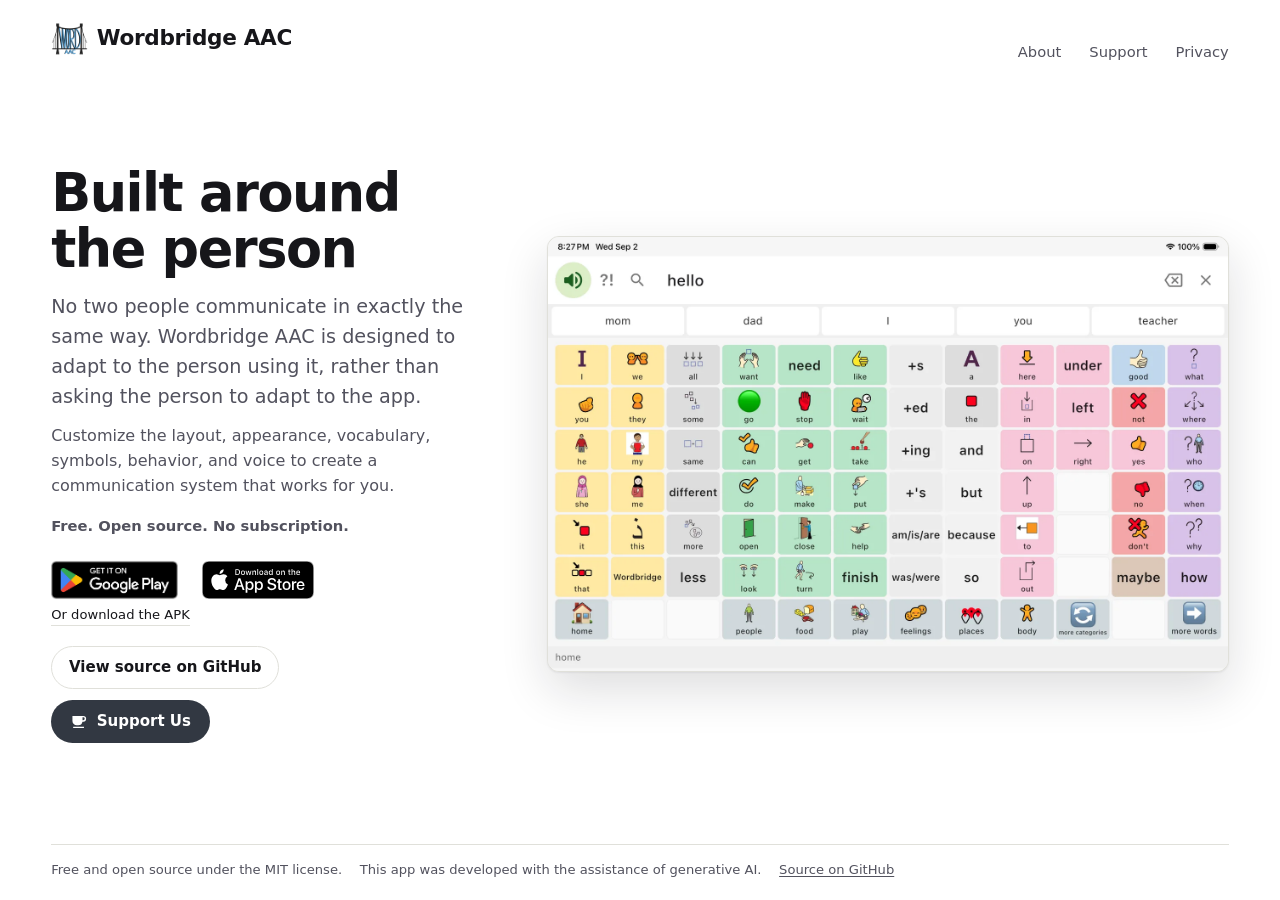
<file: index.html>
<!DOCTYPE html>
<html lang="en">
<head>
<meta charset="utf-8">
<meta name="viewport" content="width=device-width, initial-scale=1">
<title>Wordbridge AAC, a free and open source communication app</title>
<meta name="description" content="No two people communicate in exactly the same way. Wordbridge AAC is designed to adapt to the person using it, rather than asking the person to adapt to the app. Customize the layout, appearance, vocabulary, symbols, behavior, and voice to create a communication system that works for you.">
<meta name="color-scheme" content="light dark">
<meta name="theme-color" content="#ffffff" media="(prefers-color-scheme: light)">
<meta name="theme-color" content="#101014" media="(prefers-color-scheme: dark)">

<meta property="og:type" content="website">
<meta property="og:title" content="Wordbridge AAC">
<meta property="og:description" content="No two people communicate in exactly the same way. Wordbridge AAC is designed to adapt to the person using it, rather than asking the person to adapt to the app. Customize the layout, appearance, vocabulary, symbols, behavior, and voice to create a communication system that works for you.">
<meta property="og:url" content="https://wordbridgeaac.com/">
<meta property="og:image" content="https://wordbridgeaac.com/screenshot.png">
<meta property="og:image:alt" content="The Wordbridge AAC talking grid on a tablet.">
<meta name="twitter:card" content="summary_large_image">

<link rel="icon" href="/favicon.png" type="image/png" sizes="any">
<link rel="apple-touch-icon" href="/icon-180.png">

<link rel="stylesheet" href="site.css">

<style>
:root { --badge-h: clamp(2.35rem, 2.9vw, 2.9rem); }

.terms {
  margin: clamp(.7rem, 1.8vh, 1.05rem) 0 0;
  font-size: .92rem;
  font-weight: 560;
  color: var(--fg-muted);
}

/* Under the badges, and deliberately not shaped like one. Reading the source
   is not a third place to install the app from. */
.source {
  display: inline-flex;
  align-items: center;
  margin-top: clamp(.9rem, 2.2vh, 1.4rem);
  padding: .55rem 1.05rem;
  border: 1px solid var(--rule);
  border-radius: 999px;
  color: var(--fg);
  text-decoration: none;
  font-size: .94rem;
  font-weight: 560;
}

.source:hover { border-color: var(--accent); color: var(--accent); }
.source:focus-visible { outline: 2px solid var(--accent); outline-offset: 3px; }

/* Ko-fi's own button is a fixed overlay that cannot be placed in the layout,
   so this is the same destination as a control that can. Ko-fi's colors, so
   somebody who has seen the button elsewhere recognizes it. */
.support {
  /* `flex` rather than `inline-flex`: it is a block, so it starts its own line
     under the source button instead of sitting beside it, and `fit-content`
     keeps it hugging its label rather than spanning the column. */
  display: flex;
  width: fit-content;
  align-items: center;
  gap: .55rem;
  margin-top: .7rem;
  padding: .55rem 1.15rem;
  border: 1px solid transparent;
  border-radius: 999px;
  background: #323842;
  color: #fff;
  text-decoration: none;
  font-size: .94rem;
  font-weight: 600;
}

.support svg { width: 1.15em; height: 1.15em; flex: none; }
.support:hover { background: #434b58; }
.support:focus-visible { outline: 2px solid var(--accent); outline-offset: 3px; }

/* One screen. `dvh` so a mobile browser's collapsing toolbar does not crop
   the badges, which are the only thing on the page that has to be reachable. */
.hero {
  flex: 1 1 auto;
  display: grid;
  grid-template-columns: minmax(0, 1fr);
  align-content: center;
  gap: clamp(1.25rem, 3.5vh, 2.5rem);
  min-height: 0;
}

@media (min-width: 62rem) {
  .hero {
    grid-template-columns: minmax(20rem, 27rem) minmax(0, 1fr);
    align-items: center;
    gap: clamp(2rem, 5vw, 4.5rem);
  }
}

.pitch { min-width: 0; }

/* The paragraph after the lead. Same measure, so the two read as one
   column rather than as a column and a caption. */
.pitch-body {
  margin: .8rem 0 0;
  max-width: 34rem;
  color: var(--fg-muted);
  text-wrap: pretty;
}

.shot {
  min-width: 0;
  min-height: 0;
  display: flex;
  justify-content: center;
}

.shot img {
  display: block;
  width: 100%;
  height: auto;
  max-height: min(58dvh, 34rem);
  object-fit: contain;
  border-radius: clamp(6px, 1vw, 12px);
  border: 1px solid var(--rule);
  box-shadow: var(--shadow);
  background: var(--bg-alt);
}

.badges {
  list-style: none;
  margin: clamp(1rem, 2.6vh, 1.75rem) 0 0;
  padding: 0;
  display: flex;
  flex-wrap: wrap;
  align-items: flex-end;
  gap: .75rem;
}

/* Sized by height, not width, because the two official assets are cropped
   differently: Apple's SVG is trimmed to the badge, while Google's PNG carries
   its required clear space inside the image, 41px on every side of a 564x168
   badge in a 646x250 canvas. Scaling Google's by 250/168 makes the two badges
   read the same size, and the matching negative margin keeps the scaled clear
   space out of the layout box, so both sit flush with the text column and share
   a baseline instead of the PNG's padding shunting it down and right. The gap
   still leaves more than the quarter-badge-height clear space Google asks for. */
.badge { display: block; }
.badge img { display: block; height: var(--badge-h); width: auto; }
.badge-play img {
  height: calc(var(--badge-h) * 250 / 168);
  margin: calc(var(--badge-h) * -41 / 168);
}
.badge:focus-visible { outline: 3px solid var(--accent); outline-offset: 3px; border-radius: 9px; }

/* Under the Play badge and attached to it, because it is the same answer to
   the same question — how do I get this on an Android tablet — for the people
   Play cannot reach. Small and quiet: Play is the right route for almost
   everyone, and a download that looked like a third store button would send
   people down a path that cannot later be updated from Play. */
.apk {
  display: block;
  margin-top: .4rem;
  font-size: .82rem;
  color: var(--muted);
  text-decoration: none;
  border-bottom: 1px solid var(--rule);
  width: fit-content;
}
.apk:hover { color: var(--accent); border-color: var(--accent); }
.apk:focus-visible { outline: 2px solid var(--accent); outline-offset: 3px; }

/* The badges share a baseline, which the extra line under one of them would
   otherwise break. */
.badges { align-items: flex-start; }

/* A short landscape window cannot hold a masthead image and stay legible, so
   below this the page scrolls rather than shrinking the screenshot to nothing. */
@media (max-height: 30rem) and (min-width: 62rem) {
  .page { min-height: 0; }
  .shot img { max-height: none; }
}
</style>
</head>
<body>

<a class="skip" href="#main">Skip to content</a>

<div class="page">

  <header class="masthead">
    <span class="mark">
      <img src="/icon-180.png" alt="" width="180" height="180" decoding="async">
      Wordbridge AAC
    </span>
    <nav class="nav" aria-label="Site">
      <a href="/about">About</a>
      <a href="/support">Support</a>
      <a href="/privacy">Privacy</a>
    </nav>
  </header>

  <main class="hero" id="main">

    <div class="pitch">
      <h1>Built around the person</h1>
      <p class="lead">No two people communicate in exactly the same way. Wordbridge AAC is designed to adapt to the person using it, rather than asking the person to adapt to the app.</p>
      <p class="pitch-body">Customize the layout, appearance, vocabulary, symbols, behavior, and voice to create a communication system that works for you.</p>
      <p class="terms">Free. Open source. No subscription.</p>

      <ul class="badges">
        <!--
          Both badges are the official artwork, unmodified: Apple's from its
          marketing toolbox, Google's from the Play brand pages. Neither may be
          redrawn, recolored or rebuilt from paths, which is what these were
          before. They are committed here rather than hotlinked so the page
          stays self contained.
        -->
        <li>
          <!-- Google Play listing URL goes in href -->
          <a class="badge badge-play" href="#" aria-label="Get it on Google Play">
            <img src="googleplay-badge.png" width="646" height="250" alt="" decoding="async">
          </a>
          <!--
            GitHub resolves latest/download/<name> to the newest release's
            asset of that name, so this link never needs editing again.
          -->
          <a class="apk" href="https://github.com/sheyaln/wordbridge-flutter/releases/latest/download/wordbridge-aac.apk">
            Or download the APK
          </a>
        </li>
        <li>
          <!-- App Store listing URL goes in href -->
          <a class="badge badge-apple" href="#" aria-label="Download on the App Store">
            <img src="appstore-badge.svg" width="120" height="40" alt="" decoding="async">
          </a>
        </li>
      </ul>

      <a class="source" href="https://github.com/sheyaln/wordbridge-flutter">View source on GitHub</a>
      <a class="support" href="https://ko-fi.com/wordbridgeaac">
        <svg viewBox="0 0 24 24" width="24" height="24" aria-hidden="true" focusable="false">
          <path fill="currentColor" d="M4 4h13a4 4 0 0 1 0 8h-1.1A6 6 0 0 1 10 17H8a6 6 0 0 1-6-6V4Zm13 6a2 2 0 0 0 0-4h-1v4h1ZM3 19h15v2H3v-2Z"/>
        </svg>
        Support Us
      </a>
    </div>

    <div class="shot">
      <picture>
        <source srcset="screenshot.webp" type="image/webp">
        <img src="screenshot.png" width="1600" height="1022" decoding="async" fetchpriority="high"
             alt="The Wordbridge AAC talking grid on a tablet. The word hello sits in the sentence bar across the top, above a strip of predicted words reading mom, dad, I, you and teacher. Below them, colored cells each hold one word and one picture, the word endings column offering +s, +ed, +ing and +’s, and a number of cells sit empty, held for words that go in later.">
      </picture>
    </div>

  </main>

  <footer class="colophon">
    <p>Free and open source under the MIT license.</p>
    <p>This app was developed with the assistance of generative AI.</p>
    <p><a href="https://github.com/sheyaln/wordbridge-flutter">Source on GitHub</a></p>
  </footer>

</div>

</body>
</html>
</file>
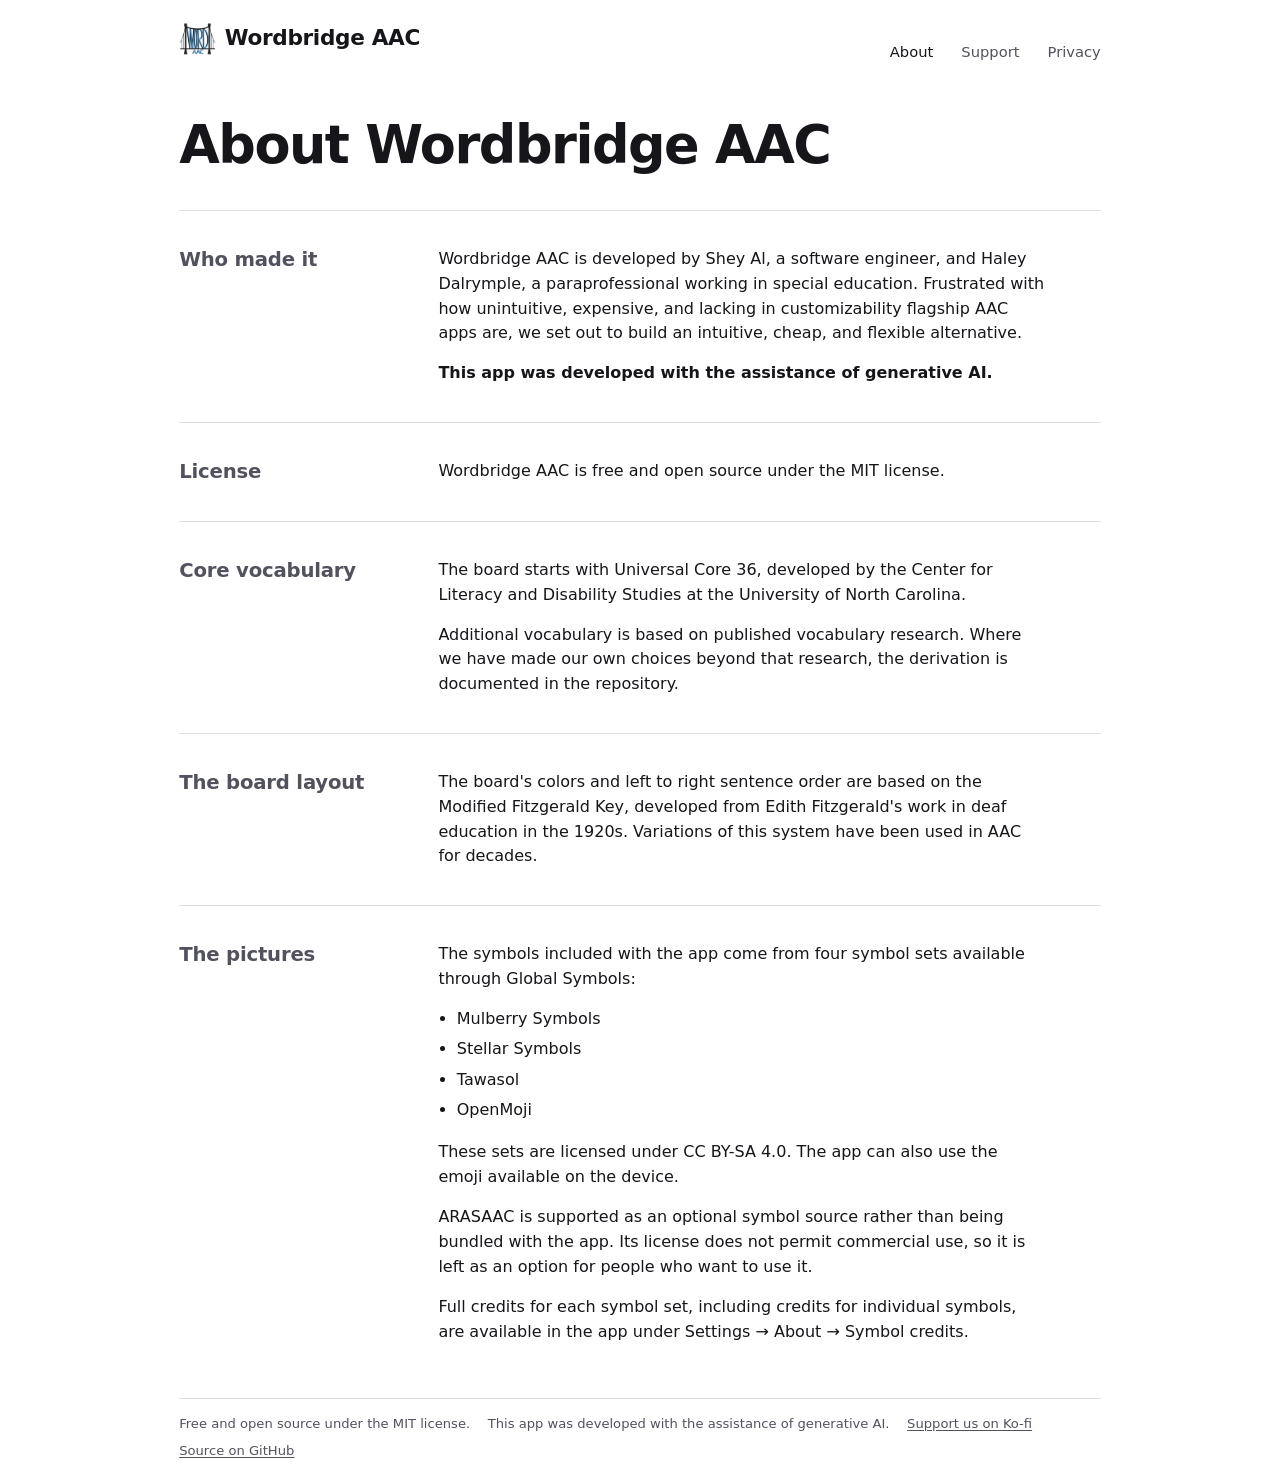
<file: about.html>
<!DOCTYPE html>
<html lang="en">
<head>
<meta charset="utf-8">
<meta name="viewport" content="width=device-width, initial-scale=1">
<title>About Wordbridge AAC</title>
<meta name="description" content="Who made Wordbridge AAC, what it is built on, and what it may be used under.">
<meta name="color-scheme" content="light dark">
<meta name="theme-color" content="#ffffff" media="(prefers-color-scheme: light)">
<meta name="theme-color" content="#101014" media="(prefers-color-scheme: dark)">

<meta property="og:type" content="website">
<meta property="og:title" content="About Wordbridge AAC">
<meta property="og:description" content="Who made Wordbridge AAC, what it is built on, and what it may be used under.">
<meta property="og:url" content="https://wordbridgeaac.com/about">

<link rel="icon" href="/favicon.png" type="image/png" sizes="any">
<link rel="apple-touch-icon" href="/icon-180.png">

<link rel="stylesheet" href="site.css">
</head>
<body>

<a class="skip" href="#main">Skip to content</a>

<div class="page document">

  <header class="masthead">
    <a class="mark" href="/">
      <img src="/icon-180.png" alt="" width="180" height="180" decoding="async">
      Wordbridge AAC
    </a>
    <nav class="nav" aria-label="Site">
      <a href="/about" aria-current="page">About</a>
      <a href="/support">Support</a>
      <a href="/privacy">Privacy</a>
    </nav>
  </header>

  <main class="prose" id="main">

    <h1>About Wordbridge AAC</h1>

    <section>
      <h2>Who made it</h2>
      <div>
        <p>Wordbridge AAC is developed by Shey Al, a software engineer, and Haley Dalrymple, a paraprofessional working in special education. Frustrated with how unintuitive, expensive, and lacking in customizability flagship AAC apps are, we set out to build an intuitive, cheap, and flexible alternative.</p>
        <p><strong>This app was developed with the assistance of generative AI.</strong></p>
      </div>
    </section>

    <section>
      <h2>License</h2>
      <div>
        <p>Wordbridge AAC is free and open source under the MIT license.</p>
      </div>
    </section>

    <section>
      <h2>Core vocabulary</h2>
      <div>
        <p>The board starts with Universal Core 36, developed by the Center for Literacy and Disability Studies at the University of North Carolina.</p>
        <p>Additional vocabulary is based on published vocabulary research. Where we have made our own choices beyond that research, the derivation is documented in the repository.</p>
      </div>
    </section>

    <section>
      <h2>The board layout</h2>
      <div>
        <p>The board's colors and left to right sentence order are based on the Modified Fitzgerald Key, developed from Edith Fitzgerald's work in deaf education in the 1920s. Variations of this system have been used in AAC for decades.</p>
      </div>
    </section>

    <section>
      <h2>The pictures</h2>
      <div>
        <p>The symbols included with the app come from four symbol sets available through Global Symbols:</p>
        <ul>
          <li>Mulberry Symbols</li>
          <li>Stellar Symbols</li>
          <li>Tawasol</li>
          <li>OpenMoji</li>
        </ul>
        <p>These sets are licensed under CC BY-SA 4.0. The app can also use the emoji available on the device.</p>
        <p>ARASAAC is supported as an optional symbol source rather than being bundled with the app. Its license does not permit commercial use, so it is left as an option for people who want to use it.</p>
        <p>Full credits for each symbol set, including credits for individual symbols, are available in the app under Settings → About → Symbol credits.</p>
      </div>
    </section>

  </main>

  <footer class="colophon">
    <p>Free and open source under the MIT license.</p>
    <p>This app was developed with the assistance of generative AI.</p>
    <p><a href="https://ko-fi.com/wordbridgeaac">Support us on Ko-fi</a></p>
    <p><a href="https://github.com/sheyaln/wordbridge-flutter">Source on GitHub</a></p>
  </footer>

</div>

</body>
</html>
</file>
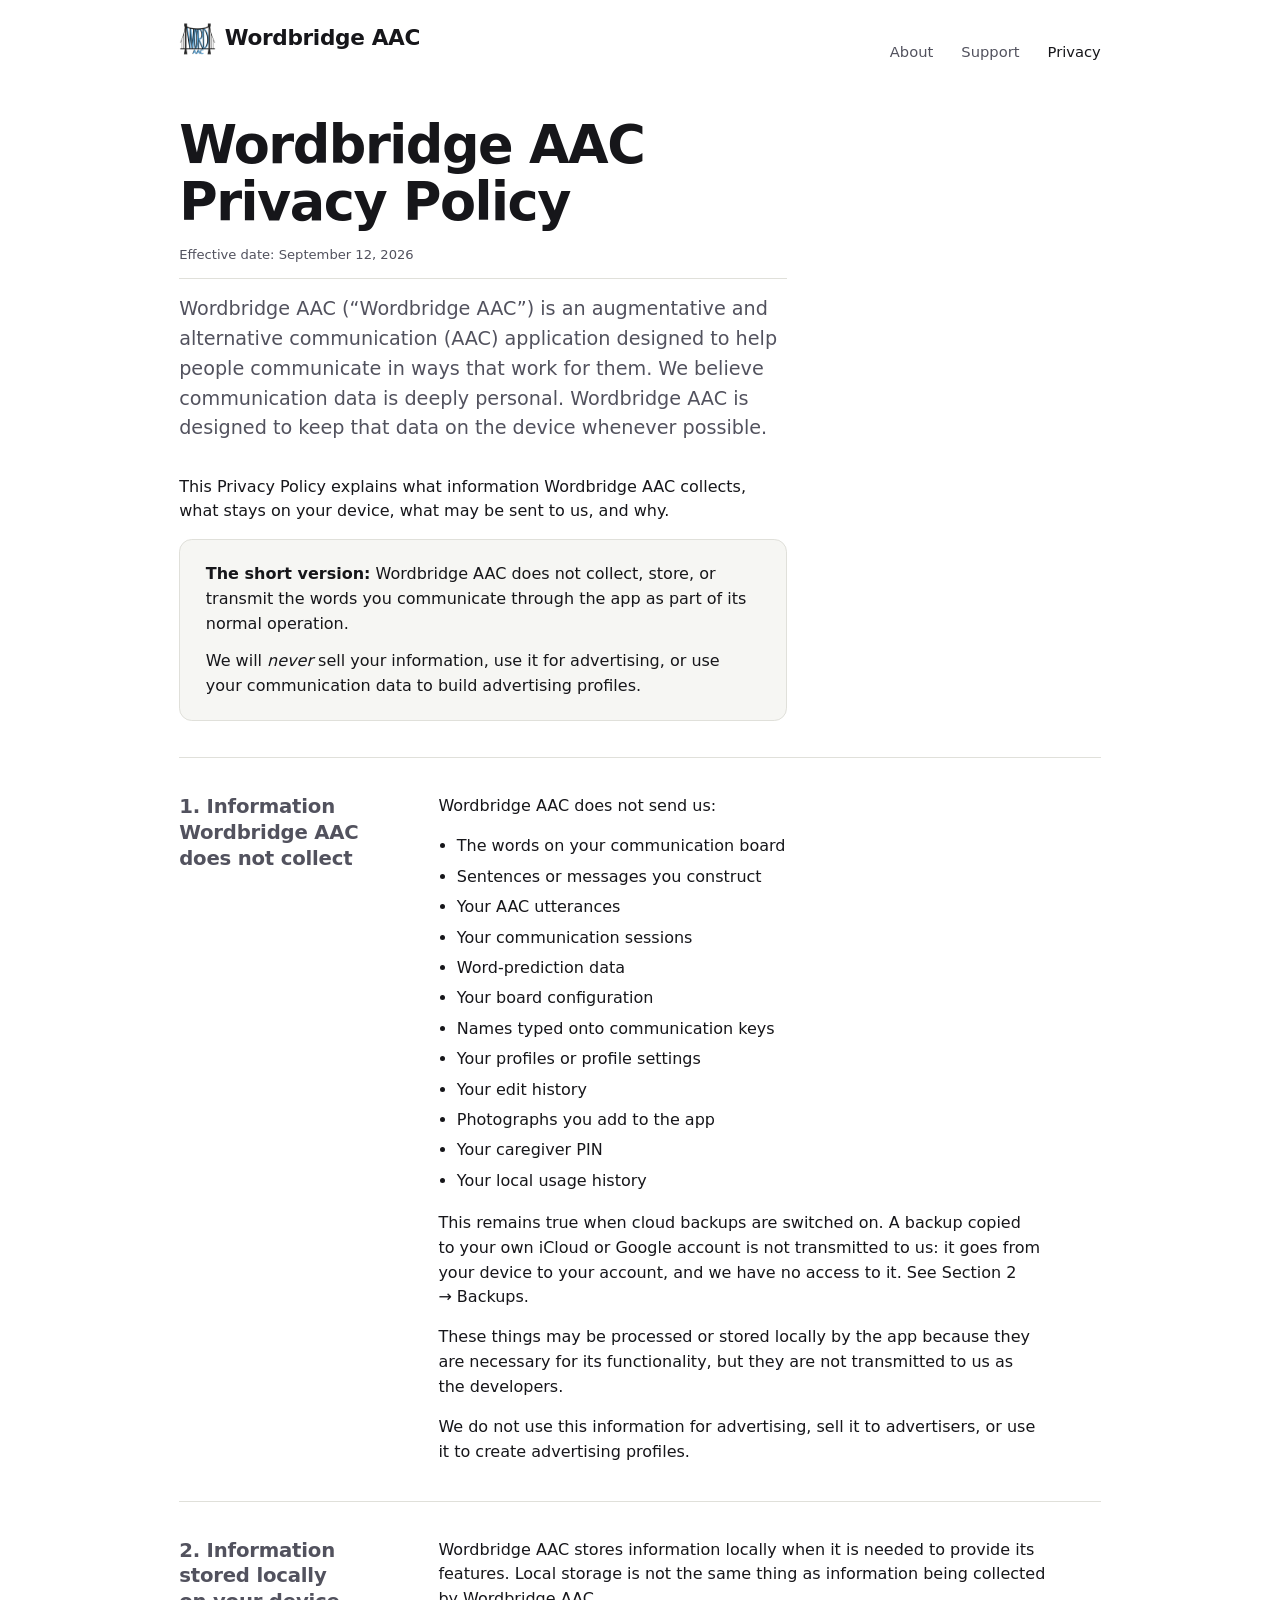
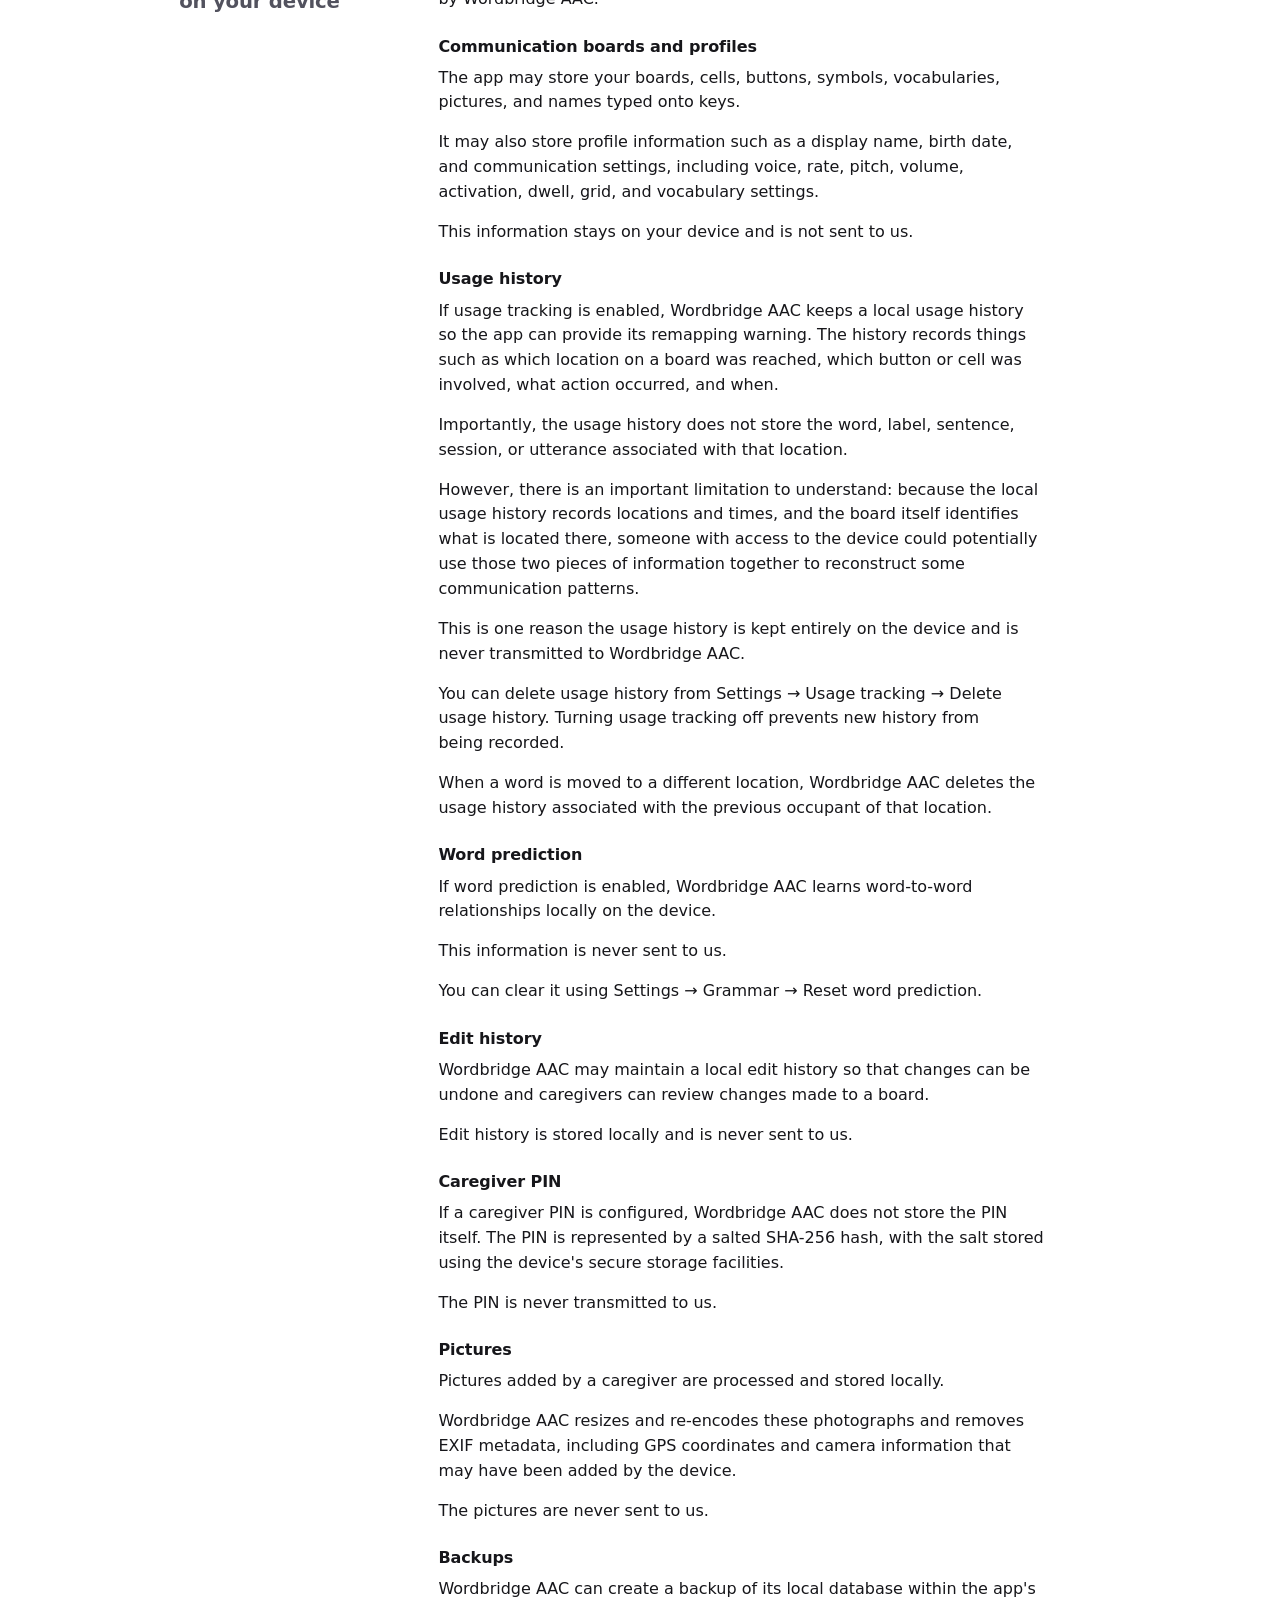
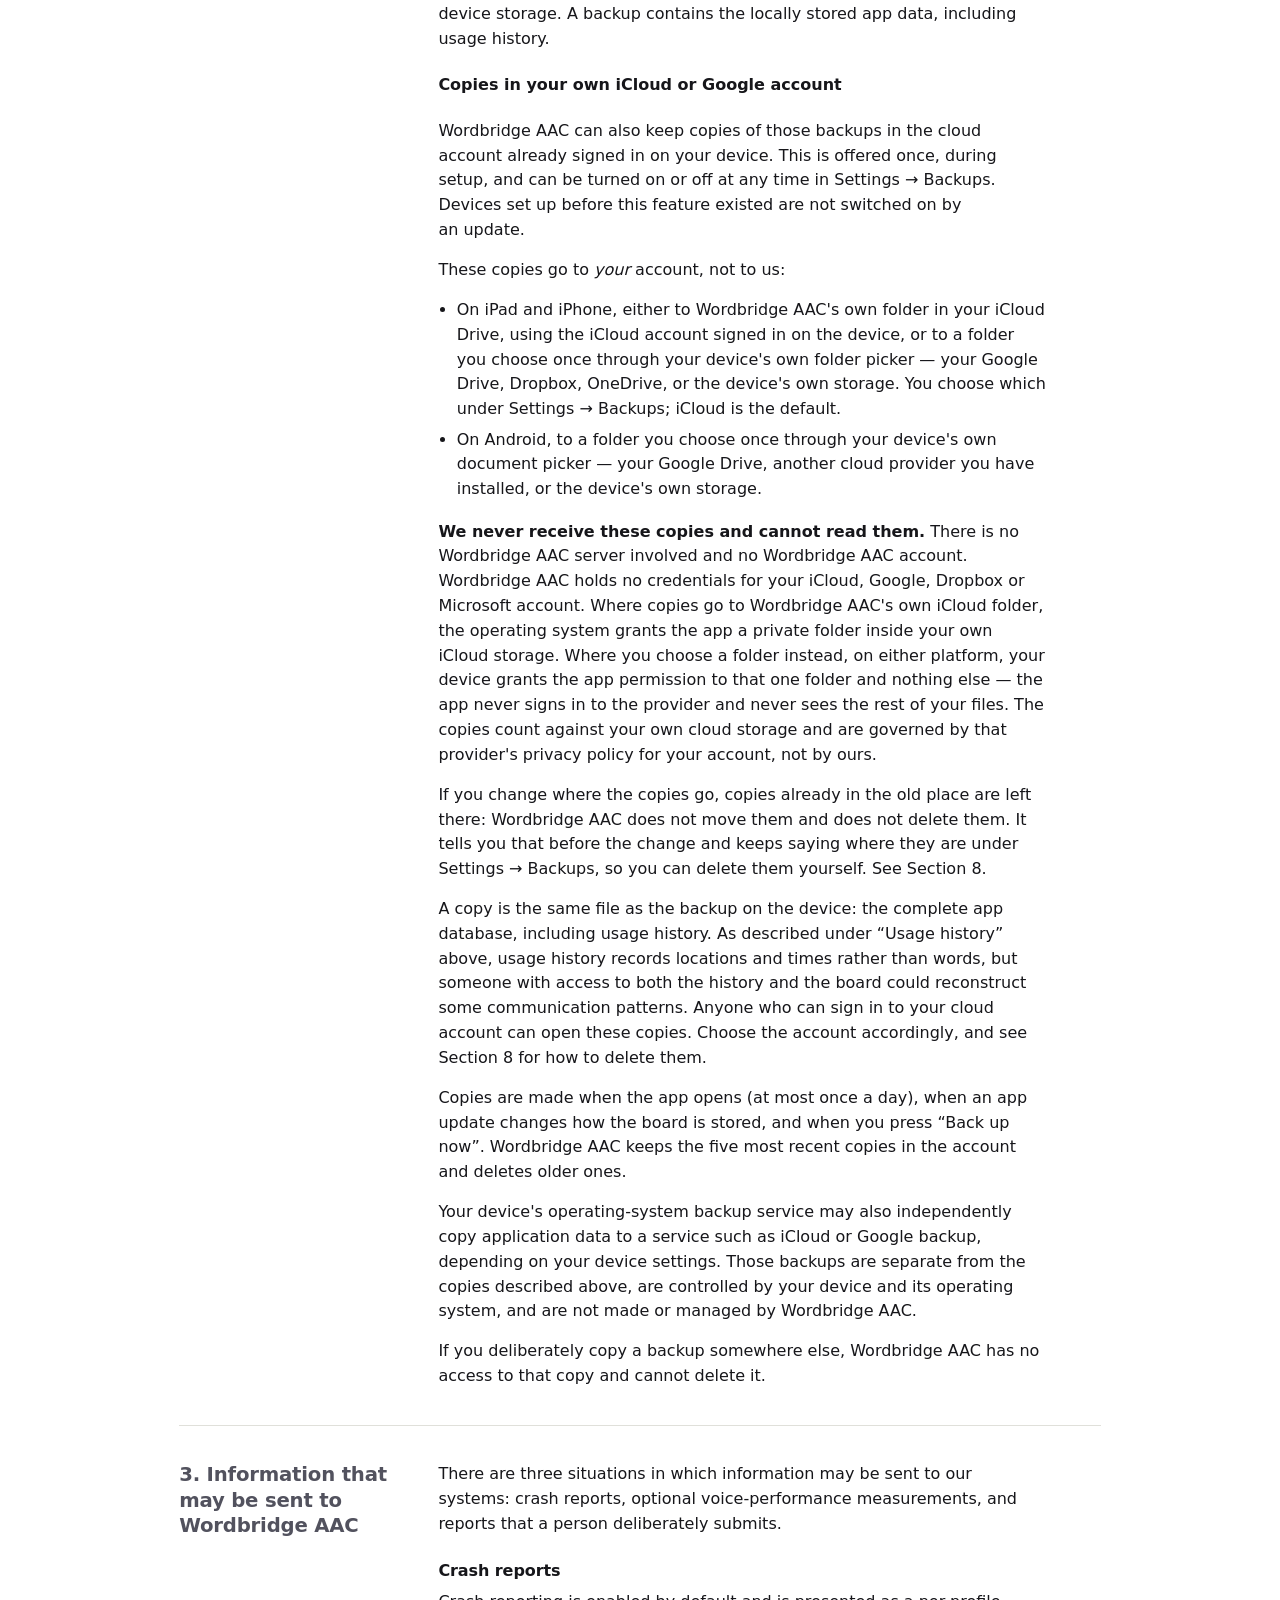
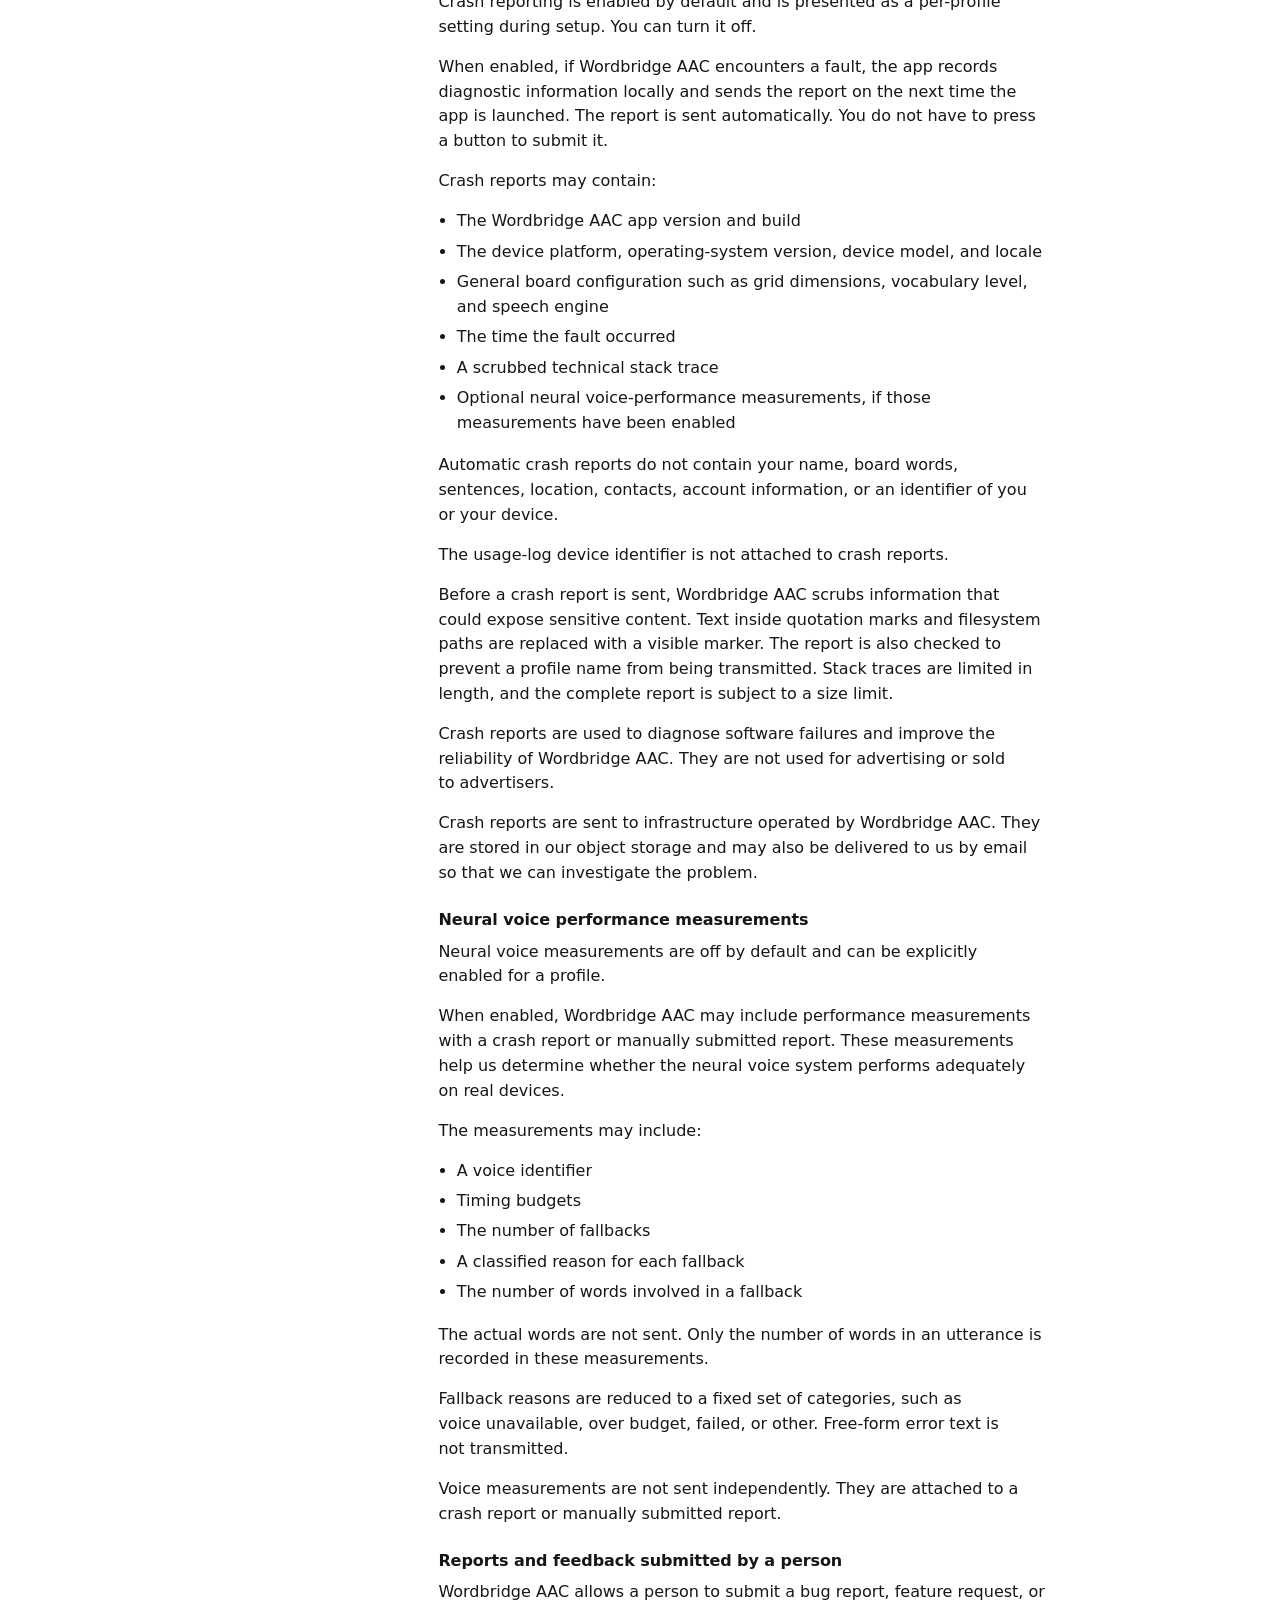
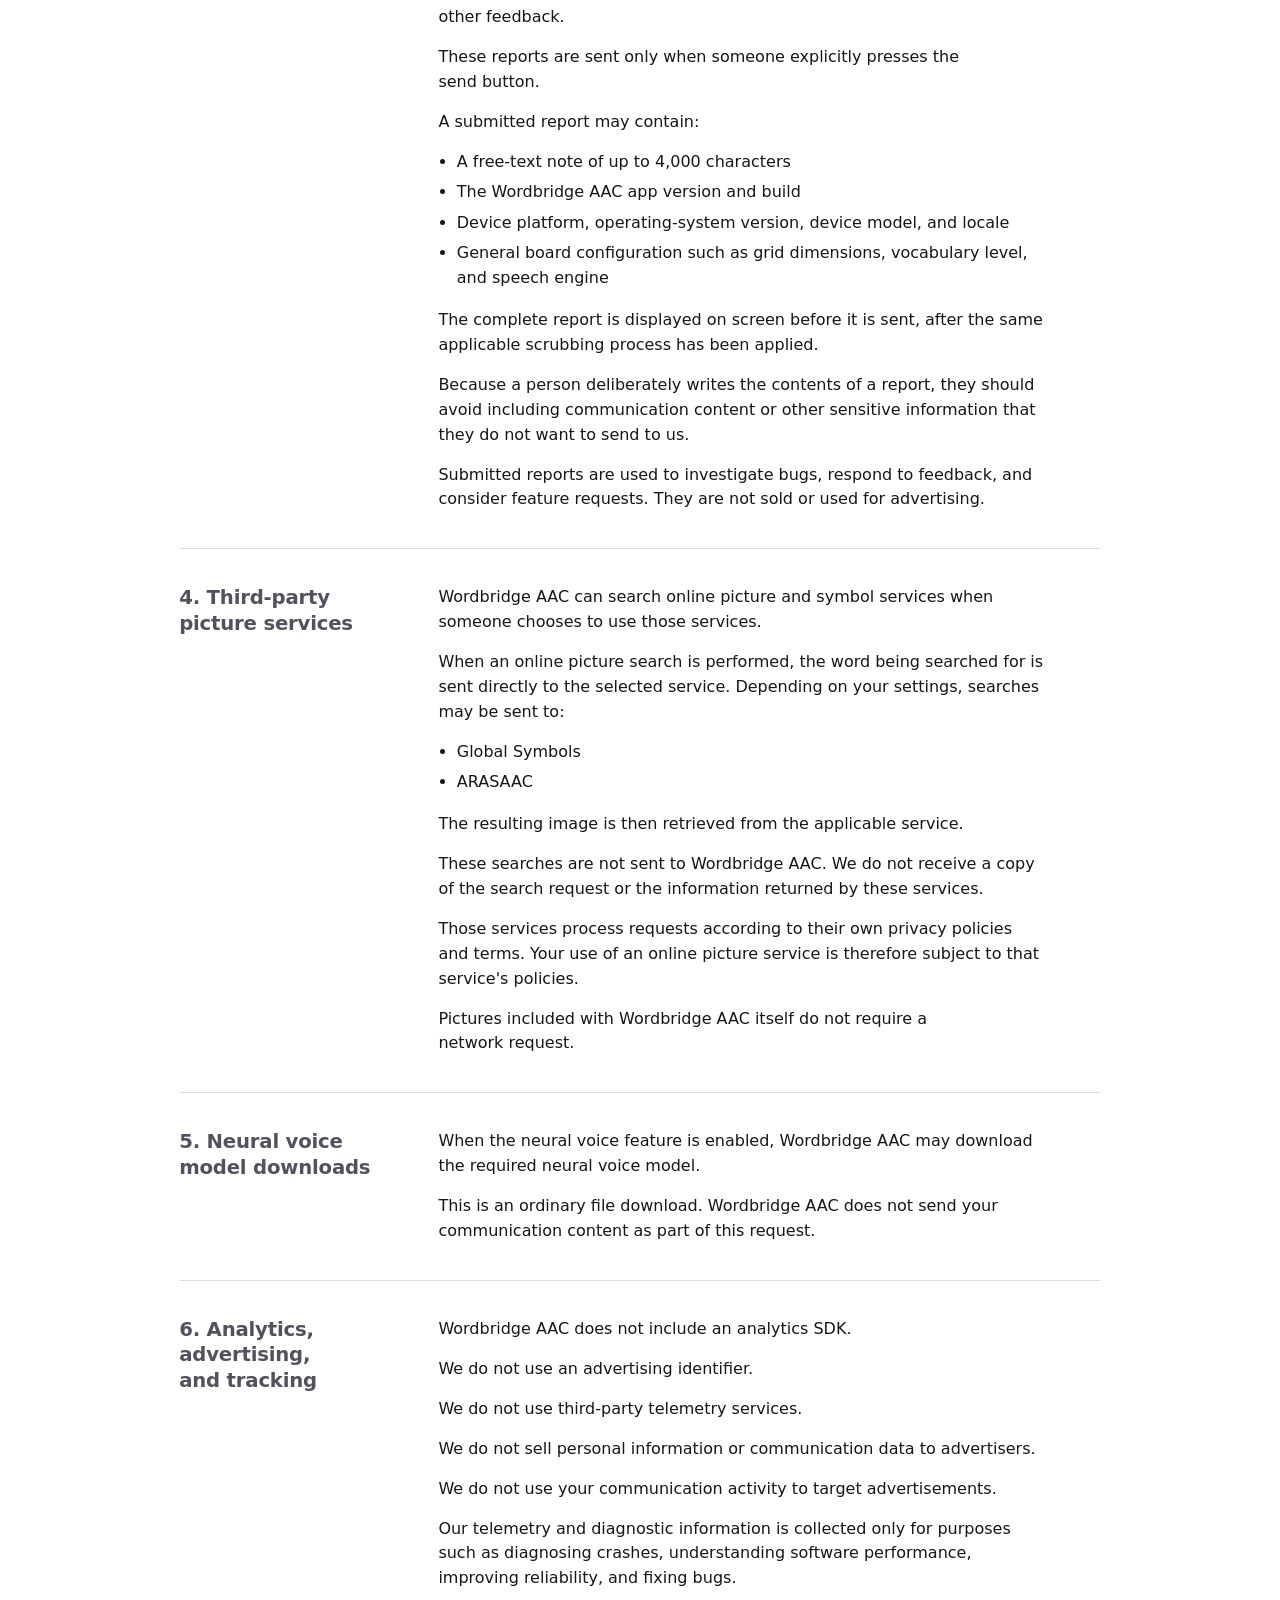
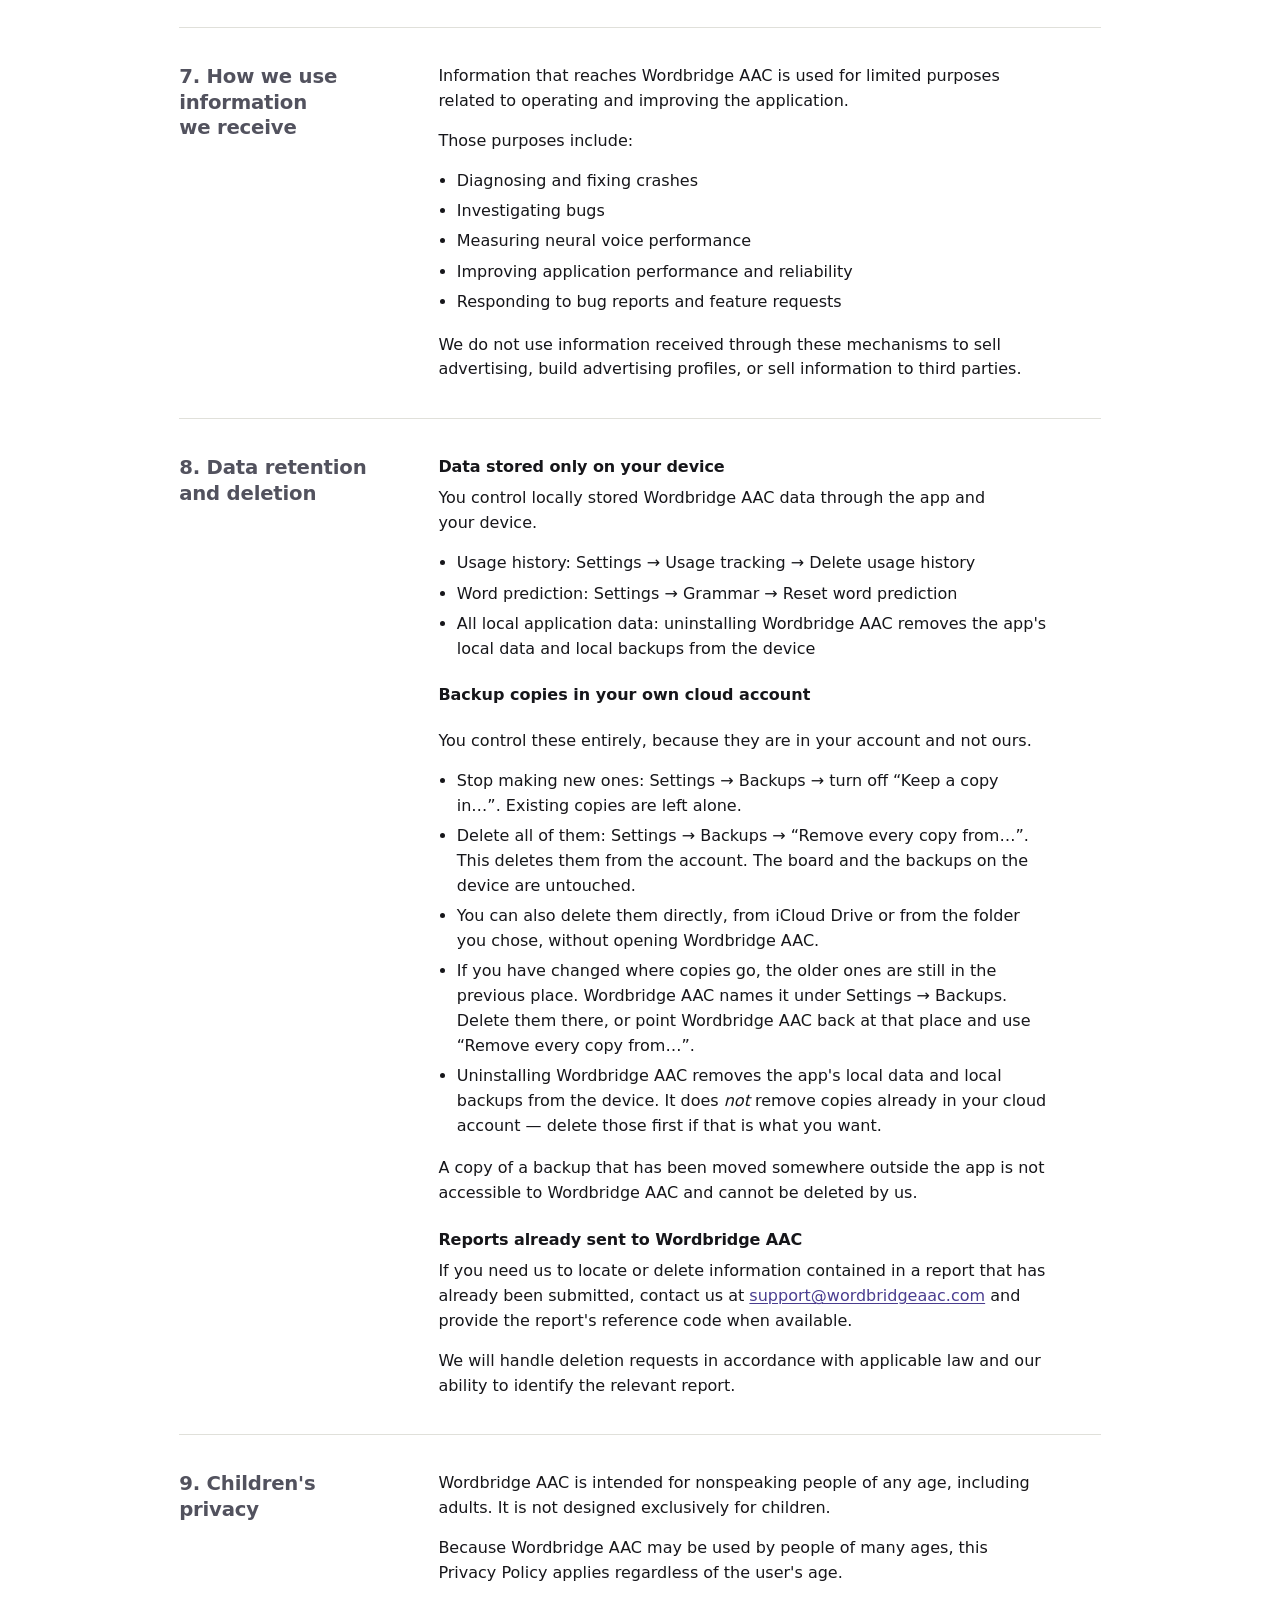
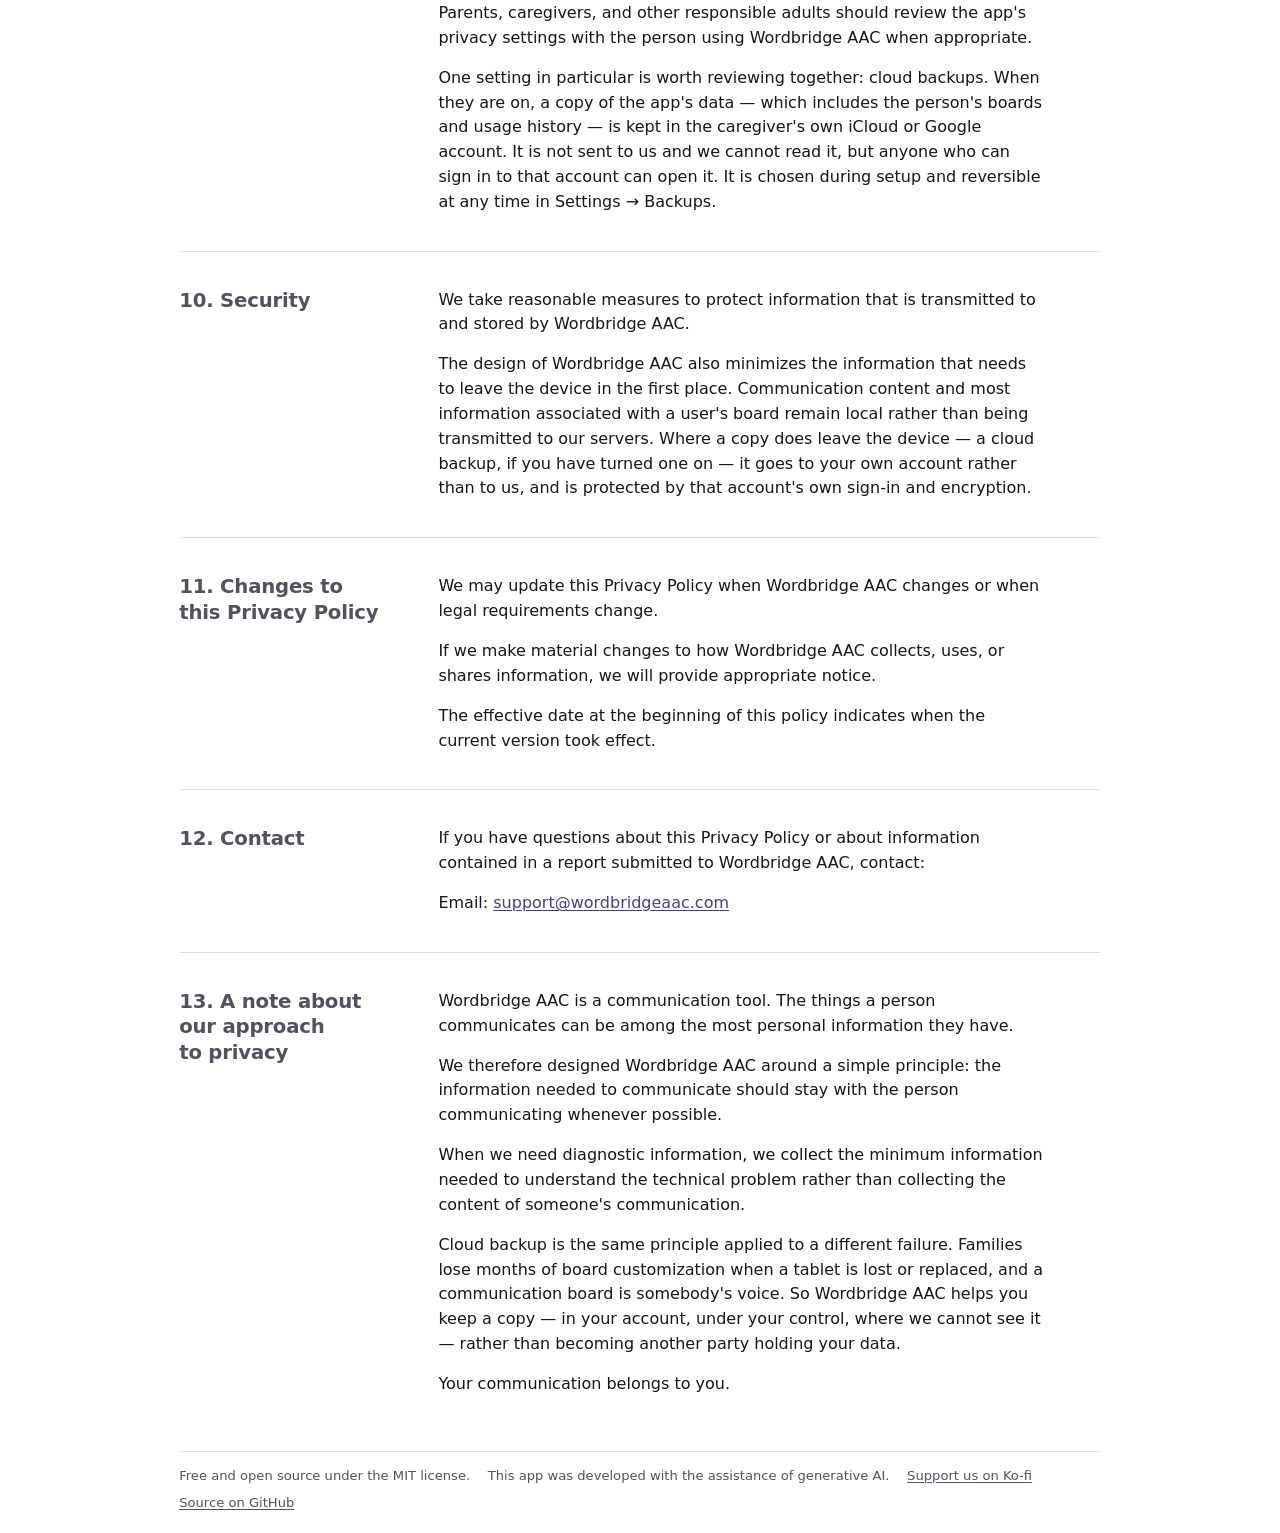
<file: privacy.html>
<!DOCTYPE html>
<html lang="en">
<head>
<meta charset="utf-8">
<meta name="viewport" content="width=device-width, initial-scale=1">
<title>Wordbridge AAC Privacy Policy</title>
<meta name="description" content="What Wordbridge AAC keeps on the device, what may be sent to us, and why.">
<meta name="color-scheme" content="light dark">
<meta name="theme-color" content="#ffffff" media="(prefers-color-scheme: light)">
<meta name="theme-color" content="#101014" media="(prefers-color-scheme: dark)">

<meta property="og:type" content="website">
<meta property="og:title" content="Wordbridge AAC Privacy Policy">
<meta property="og:description" content="What Wordbridge AAC keeps on the device, what may be sent to us, and why.">
<meta property="og:url" content="https://wordbridgeaac.com/privacy">

<link rel="icon" href="/favicon.png" type="image/png" sizes="any">
<link rel="apple-touch-icon" href="/icon-180.png">

<link rel="stylesheet" href="site.css">

<style>
/* The paragraph somebody reads if they read nothing else. */
.summary {
  margin: 0 0 clamp(1.5rem, 3.5vh, 2.25rem);
  padding: clamp(1rem, 2.4vh, 1.4rem) clamp(1.1rem, 3vw, 1.6rem);
  background: var(--bg-alt);
  border: 1px solid var(--rule);
  border-radius: clamp(8px, 1vw, 14px);
  max-width: 38rem;
}

.summary p { margin: 0 0 .8rem; }
.summary p:last-child { margin-bottom: 0; }
</style>
</head>
<body>

<a class="skip" href="#main">Skip to content</a>

<div class="page document">

  <header class="masthead">
    <a class="mark" href="/">
      <img src="/icon-180.png" alt="" width="180" height="180" decoding="async">
      Wordbridge AAC
    </a>
    <nav class="nav" aria-label="Site">
      <a href="/about">About</a>
      <a href="/support">Support</a>
      <a href="/privacy" aria-current="page">Privacy</a>
    </nav>
  </header>

  <main class="prose" id="main">

    <h1>Wordbridge AAC Privacy Policy</h1>
    <p class="stamp">Effective date: September 12, 2026</p>

    <p class="lead">Wordbridge AAC (&ldquo;Wordbridge AAC&rdquo;) is an augmentative and alternative communication (AAC) application designed to help people communicate in ways that work for them. We believe communication data is deeply personal. Wordbridge AAC is designed to keep that data on the device whenever possible.</p>

    <p>This Privacy Policy explains what information Wordbridge AAC collects, what stays on your device, what may be sent to us, and why.</p>

    <div class="summary">
      <p><strong>The short version:</strong> Wordbridge AAC does not collect, store, or transmit the words you communicate through the app as part of its normal operation.</p>
      <p>We will <em>never</em> sell your information, use it for advertising, or use your communication data to build advertising profiles.</p>
    </div>

    <section>
      <h2>1. Information Wordbridge AAC does not collect</h2>
      <div>
        <p>Wordbridge AAC does not send us:</p>
        <ul>
          <li>The words on your communication board</li>
          <li>Sentences or messages you construct</li>
          <li>Your AAC utterances</li>
          <li>Your communication sessions</li>
          <li>Word-prediction data</li>
          <li>Your board configuration</li>
          <li>Names typed onto communication keys</li>
          <li>Your profiles or profile settings</li>
          <li>Your edit history</li>
          <li>Photographs you add to the app</li>
          <li>Your caregiver PIN</li>
          <li>Your local usage history</li>
        </ul>
        <p>This remains true when cloud backups are switched on. A backup copied to your own iCloud or Google account is not transmitted to us: it goes from your device to your account, and we have no access to it. See Section 2 → Backups.</p>
        <p>These things may be processed or stored locally by the app because they are necessary for its functionality, but they are not transmitted to us as the developers.</p>
        <p>We do not use this information for advertising, sell it to advertisers, or use it to create advertising profiles.</p>
      </div>
    </section>

    <section>
      <h2>2. Information stored locally on your device</h2>
      <div>
        <p>Wordbridge AAC stores information locally when it is needed to provide its features. Local storage is not the same thing as information being collected by Wordbridge AAC.</p>

        <h3>Communication boards and profiles</h3>
        <p>The app may store your boards, cells, buttons, symbols, vocabularies, pictures, and names typed onto keys.</p>
        <p>It may also store profile information such as a display name, birth date, and communication settings, including voice, rate, pitch, volume, activation, dwell, grid, and vocabulary settings.</p>
        <p>This information stays on your device and is not sent to us.</p>

        <h3>Usage history</h3>
        <p>If usage tracking is enabled, Wordbridge AAC keeps a local usage history so the app can provide its remapping warning. The history records things such as which location on a board was reached, which button or cell was involved, what action occurred, and when.</p>
        <p>Importantly, the usage history does not store the word, label, sentence, session, or utterance associated with that location.</p>
        <p>However, there is an important limitation to understand: because the local usage history records locations and times, and the board itself identifies what is located there, someone with access to the device could potentially use those two pieces of information together to reconstruct some communication patterns.</p>
        <p>This is one reason the usage history is kept entirely on the device and is never transmitted to Wordbridge AAC.</p>
        <p>You can delete usage history from Settings → Usage tracking → Delete usage history. Turning usage tracking off prevents new history from being recorded.</p>
        <p>When a word is moved to a different location, Wordbridge AAC deletes the usage history associated with the previous occupant of that location.</p>

        <h3>Word prediction</h3>
        <p>If word prediction is enabled, Wordbridge AAC learns word-to-word relationships locally on the device.</p>
        <p>This information is never sent to us.</p>
        <p>You can clear it using Settings → Grammar → Reset word prediction.</p>

        <h3>Edit history</h3>
        <p>Wordbridge AAC may maintain a local edit history so that changes can be undone and caregivers can review changes made to a board.</p>
        <p>Edit history is stored locally and is never sent to us.</p>

        <h3>Caregiver PIN</h3>
        <p>If a caregiver PIN is configured, Wordbridge AAC does not store the PIN itself. The PIN is represented by a salted SHA-256 hash, with the salt stored using the device's secure storage facilities.</p>
        <p>The PIN is never transmitted to us.</p>

        <h3>Pictures</h3>
        <p>Pictures added by a caregiver are processed and stored locally.</p>
        <p>Wordbridge AAC resizes and re-encodes these photographs and removes EXIF metadata, including GPS coordinates and camera information that may have been added by the device.</p>
        <p>The pictures are never sent to us.</p>

        <h3>Backups</h3>
        <p>Wordbridge AAC can create a backup of its local database within the app's device storage. A backup contains the locally stored app data, including usage history.</p>

        <h4>Copies in your own iCloud or Google account</h4>
        <p>Wordbridge AAC can also keep copies of those backups in the cloud account already signed in on your device. This is offered once, during setup, and can be turned on or off at any time in Settings → Backups. Devices set up before this feature existed are not switched on by an update.</p>
        <p>These copies go to <em>your</em> account, not to us:</p>
        <ul>
          <li>On iPad and iPhone, either to Wordbridge AAC's own folder in your iCloud Drive, using the iCloud account signed in on the device, or to a folder you choose once through your device's own folder picker — your Google Drive, Dropbox, OneDrive, or the device's own storage. You choose which under Settings → Backups; iCloud is the default.</li>
          <li>On Android, to a folder you choose once through your device's own document picker — your Google Drive, another cloud provider you have installed, or the device's own storage.</li>
        </ul>
        <p><strong>We never receive these copies and cannot read them.</strong> There is no Wordbridge AAC server involved and no Wordbridge AAC account. Wordbridge AAC holds no credentials for your iCloud, Google, Dropbox or Microsoft account. Where copies go to Wordbridge AAC's own iCloud folder, the operating system grants the app a private folder inside your own iCloud storage. Where you choose a folder instead, on either platform, your device grants the app permission to that one folder and nothing else — the app never signs in to the provider and never sees the rest of your files. The copies count against your own cloud storage and are governed by that provider's privacy policy for your account, not by ours.</p>
        <p>If you change where the copies go, copies already in the old place are left there: Wordbridge AAC does not move them and does not delete them. It tells you that before the change and keeps saying where they are under Settings → Backups, so you can delete them yourself. See Section 8.</p>
        <p>A copy is the same file as the backup on the device: the complete app database, including usage history. As described under &ldquo;Usage history&rdquo; above, usage history records locations and times rather than words, but someone with access to both the history and the board could reconstruct some communication patterns. Anyone who can sign in to your cloud account can open these copies. Choose the account accordingly, and see Section 8 for how to delete them.</p>
        <p>Copies are made when the app opens (at most once a day), when an app update changes how the board is stored, and when you press &ldquo;Back up now&rdquo;. Wordbridge AAC keeps the five most recent copies in the account and deletes older ones.</p>
        <p>Your device's operating-system backup service may also independently copy application data to a service such as iCloud or Google backup, depending on your device settings. Those backups are separate from the copies described above, are controlled by your device and its operating system, and are not made or managed by Wordbridge AAC.</p>
        <p>If you deliberately copy a backup somewhere else, Wordbridge AAC has no access to that copy and cannot delete it.</p>
      </div>
    </section>

    <section>
      <h2>3. Information that may be sent to Wordbridge AAC</h2>
      <div>
        <p>There are three situations in which information may be sent to our systems: crash reports, optional voice-performance measurements, and reports that a person deliberately submits.</p>

        <h3>Crash reports</h3>
        <p>Crash reporting is enabled by default and is presented as a per-profile setting during setup. You can turn it off.</p>
        <p>When enabled, if Wordbridge AAC encounters a fault, the app records diagnostic information locally and sends the report on the next time the app is launched. The report is sent automatically. You do not have to press a button to submit it.</p>
        <p>Crash reports may contain:</p>
        <ul>
          <li>The Wordbridge AAC app version and build</li>
          <li>The device platform, operating-system version, device model, and locale</li>
          <li>General board configuration such as grid dimensions, vocabulary level, and speech engine</li>
          <li>The time the fault occurred</li>
          <li>A scrubbed technical stack trace</li>
          <li>Optional neural voice-performance measurements, if those measurements have been enabled</li>
        </ul>
        <p>Automatic crash reports do not contain your name, board words, sentences, location, contacts, account information, or an identifier of you or your device.</p>
        <p>The usage-log device identifier is not attached to crash reports.</p>
        <p>Before a crash report is sent, Wordbridge AAC scrubs information that could expose sensitive content. Text inside quotation marks and filesystem paths are replaced with a visible marker. The report is also checked to prevent a profile name from being transmitted. Stack traces are limited in length, and the complete report is subject to a size limit.</p>
        <p>Crash reports are used to diagnose software failures and improve the reliability of Wordbridge AAC. They are not used for advertising or sold to advertisers.</p>
        <p>Crash reports are sent to infrastructure operated by Wordbridge AAC. They are stored in our object storage and may also be delivered to us by email so that we can investigate the problem.</p>

        <h3>Neural voice performance measurements</h3>
        <p>Neural voice measurements are off by default and can be explicitly enabled for a profile.</p>
        <p>When enabled, Wordbridge AAC may include performance measurements with a crash report or manually submitted report. These measurements help us determine whether the neural voice system performs adequately on real devices.</p>
        <p>The measurements may include:</p>
        <ul>
          <li>A voice identifier</li>
          <li>Timing budgets</li>
          <li>The number of fallbacks</li>
          <li>A classified reason for each fallback</li>
          <li>The number of words involved in a fallback</li>
        </ul>
        <p>The actual words are not sent. Only the number of words in an utterance is recorded in these measurements.</p>
        <p>Fallback reasons are reduced to a fixed set of categories, such as voice unavailable, over budget, failed, or other. Free-form error text is not transmitted.</p>
        <p>Voice measurements are not sent independently. They are attached to a crash report or manually submitted report.</p>

        <h3>Reports and feedback submitted by a person</h3>
        <p>Wordbridge AAC allows a person to submit a bug report, feature request, or other feedback.</p>
        <p>These reports are sent only when someone explicitly presses the send button.</p>
        <p>A submitted report may contain:</p>
        <ul>
          <li>A free-text note of up to 4,000 characters</li>
          <li>The Wordbridge AAC app version and build</li>
          <li>Device platform, operating-system version, device model, and locale</li>
          <li>General board configuration such as grid dimensions, vocabulary level, and speech engine</li>
        </ul>
        <p>The complete report is displayed on screen before it is sent, after the same applicable scrubbing process has been applied.</p>
        <p>Because a person deliberately writes the contents of a report, they should avoid including communication content or other sensitive information that they do not want to send to us.</p>
        <p>Submitted reports are used to investigate bugs, respond to feedback, and consider feature requests. They are not sold or used for advertising.</p>
      </div>
    </section>

    <section>
      <h2>4. Third-party picture services</h2>
      <div>
        <p>Wordbridge AAC can search online picture and symbol services when someone chooses to use those services.</p>
        <p>When an online picture search is performed, the word being searched for is sent directly to the selected service. Depending on your settings, searches may be sent to:</p>
        <ul>
          <li>Global Symbols</li>
          <li>ARASAAC</li>
        </ul>
        <p>The resulting image is then retrieved from the applicable service.</p>
        <p>These searches are not sent to Wordbridge AAC. We do not receive a copy of the search request or the information returned by these services.</p>
        <p>Those services process requests according to their own privacy policies and terms. Your use of an online picture service is therefore subject to that service's policies.</p>
        <p>Pictures included with Wordbridge AAC itself do not require a network request.</p>
      </div>
    </section>

    <section>
      <h2>5. Neural voice model downloads</h2>
      <div>
        <p>When the neural voice feature is enabled, Wordbridge AAC may download the required neural voice model.</p>
        <p>This is an ordinary file download. Wordbridge AAC does not send your communication content as part of this request.</p>
      </div>
    </section>

    <section>
      <h2>6. Analytics, advertising, and tracking</h2>
      <div>
        <p>Wordbridge AAC does not include an analytics SDK.</p>
        <p>We do not use an advertising identifier.</p>
        <p>We do not use third-party telemetry services.</p>
        <p>We do not sell personal information or communication data to advertisers.</p>
        <p>We do not use your communication activity to target advertisements.</p>
        <p>Our telemetry and diagnostic information is collected only for purposes such as diagnosing crashes, understanding software performance, improving reliability, and fixing bugs.</p>
      </div>
    </section>

    <section>
      <h2>7. How we use information we receive</h2>
      <div>
        <p>Information that reaches Wordbridge AAC is used for limited purposes related to operating and improving the application.</p>
        <p>Those purposes include:</p>
        <ul>
          <li>Diagnosing and fixing crashes</li>
          <li>Investigating bugs</li>
          <li>Measuring neural voice performance</li>
          <li>Improving application performance and reliability</li>
          <li>Responding to bug reports and feature requests</li>
        </ul>
        <p>We do not use information received through these mechanisms to sell advertising, build advertising profiles, or sell information to third parties.</p>
      </div>
    </section>

    <section>
      <h2>8. Data retention and deletion</h2>
      <div>
        <h3>Data stored only on your device</h3>
        <p>You control locally stored Wordbridge AAC data through the app and your device.</p>
        <ul>
          <li>Usage history: Settings → Usage tracking → Delete usage history</li>
          <li>Word prediction: Settings → Grammar → Reset word prediction</li>
          <li>All local application data: uninstalling Wordbridge AAC removes the app's local data and local backups from the device</li>
        </ul>

        <h4>Backup copies in your own cloud account</h4>
        <p>You control these entirely, because they are in your account and not ours.</p>
        <ul>
          <li>Stop making new ones: Settings → Backups → turn off &ldquo;Keep a copy in…&rdquo;. Existing copies are left alone.</li>
          <li>Delete all of them: Settings → Backups → &ldquo;Remove every copy from…&rdquo;. This deletes them from the account. The board and the backups on the device are untouched.</li>
          <li>You can also delete them directly, from iCloud Drive or from the folder you chose, without opening Wordbridge AAC.</li>
          <li>If you have changed where copies go, the older ones are still in the previous place. Wordbridge AAC names it under Settings → Backups. Delete them there, or point Wordbridge AAC back at that place and use &ldquo;Remove every copy from…&rdquo;.</li>
          <li>Uninstalling Wordbridge AAC removes the app's local data and local backups from the device. It does <em>not</em> remove copies already in your cloud account — delete those first if that is what you want.</li>
        </ul>
        <p>A copy of a backup that has been moved somewhere outside the app is not accessible to Wordbridge AAC and cannot be deleted by us.</p>

        <h3>Reports already sent to Wordbridge AAC</h3>
        <p>If you need us to locate or delete information contained in a report that has already been submitted, contact us at <a href="mailto:support@wordbridgeaac.com">support@wordbridgeaac.com</a> and provide the report's reference code when available.</p>
        <p>We will handle deletion requests in accordance with applicable law and our ability to identify the relevant report.</p>
      </div>
    </section>

    <section>
      <h2>9. Children's privacy</h2>
      <div>
        <p>Wordbridge AAC is intended for nonspeaking people of any age, including adults. It is not designed exclusively for children.</p>
        <p>Because Wordbridge AAC may be used by people of many ages, this Privacy Policy applies regardless of the user's age.</p>
        <p>Parents, caregivers, and other responsible adults should review the app's privacy settings with the person using Wordbridge AAC when appropriate.</p>
        <p>One setting in particular is worth reviewing together: cloud backups. When they are on, a copy of the app's data — which includes the person's boards and usage history — is kept in the caregiver's own iCloud or Google account. It is not sent to us and we cannot read it, but anyone who can sign in to that account can open it. It is chosen during setup and reversible at any time in Settings → Backups.</p>
      </div>
    </section>

    <section>
      <h2>10. Security</h2>
      <div>
        <p>We take reasonable measures to protect information that is transmitted to and stored by Wordbridge AAC.</p>
        <p>The design of Wordbridge AAC also minimizes the information that needs to leave the device in the first place. Communication content and most information associated with a user's board remain local rather than being transmitted to our servers. Where a copy does leave the device — a cloud backup, if you have turned one on — it goes to your own account rather than to us, and is protected by that account's own sign-in and encryption.</p>
      </div>
    </section>

    <section>
      <h2>11. Changes to this Privacy Policy</h2>
      <div>
        <p>We may update this Privacy Policy when Wordbridge AAC changes or when legal requirements change.</p>
        <p>If we make material changes to how Wordbridge AAC collects, uses, or shares information, we will provide appropriate notice.</p>
        <p>The effective date at the beginning of this policy indicates when the current version took effect.</p>
      </div>
    </section>

    <section>
      <h2>12. Contact</h2>
      <div>
        <p>If you have questions about this Privacy Policy or about information contained in a report submitted to Wordbridge AAC, contact:</p>
        <p>Email: <a href="mailto:support@wordbridgeaac.com">support@wordbridgeaac.com</a></p>
      </div>
    </section>

    <section>
      <h2>13. A note about our approach to privacy</h2>
      <div>
        <p>Wordbridge AAC is a communication tool. The things a person communicates can be among the most personal information they have.</p>
        <p>We therefore designed Wordbridge AAC around a simple principle: the information needed to communicate should stay with the person communicating whenever possible.</p>
        <p>When we need diagnostic information, we collect the minimum information needed to understand the technical problem rather than collecting the content of someone's communication.</p>
        <p>Cloud backup is the same principle applied to a different failure. Families lose months of board customization when a tablet is lost or replaced, and a communication board is somebody's voice. So Wordbridge AAC helps you keep a copy — in your account, under your control, where we cannot see it — rather than becoming another party holding your data.</p>
        <p>Your communication belongs to you.</p>
      </div>
    </section>

  </main>

  <footer class="colophon">
    <p>Free and open source under the MIT license.</p>
    <p>This app was developed with the assistance of generative AI.</p>
    <p><a href="https://ko-fi.com/wordbridgeaac">Support us on Ko-fi</a></p>
    <p><a href="https://github.com/sheyaln/wordbridge-flutter">Source on GitHub</a></p>
  </footer>

</div>

</body>
</html>
</file>
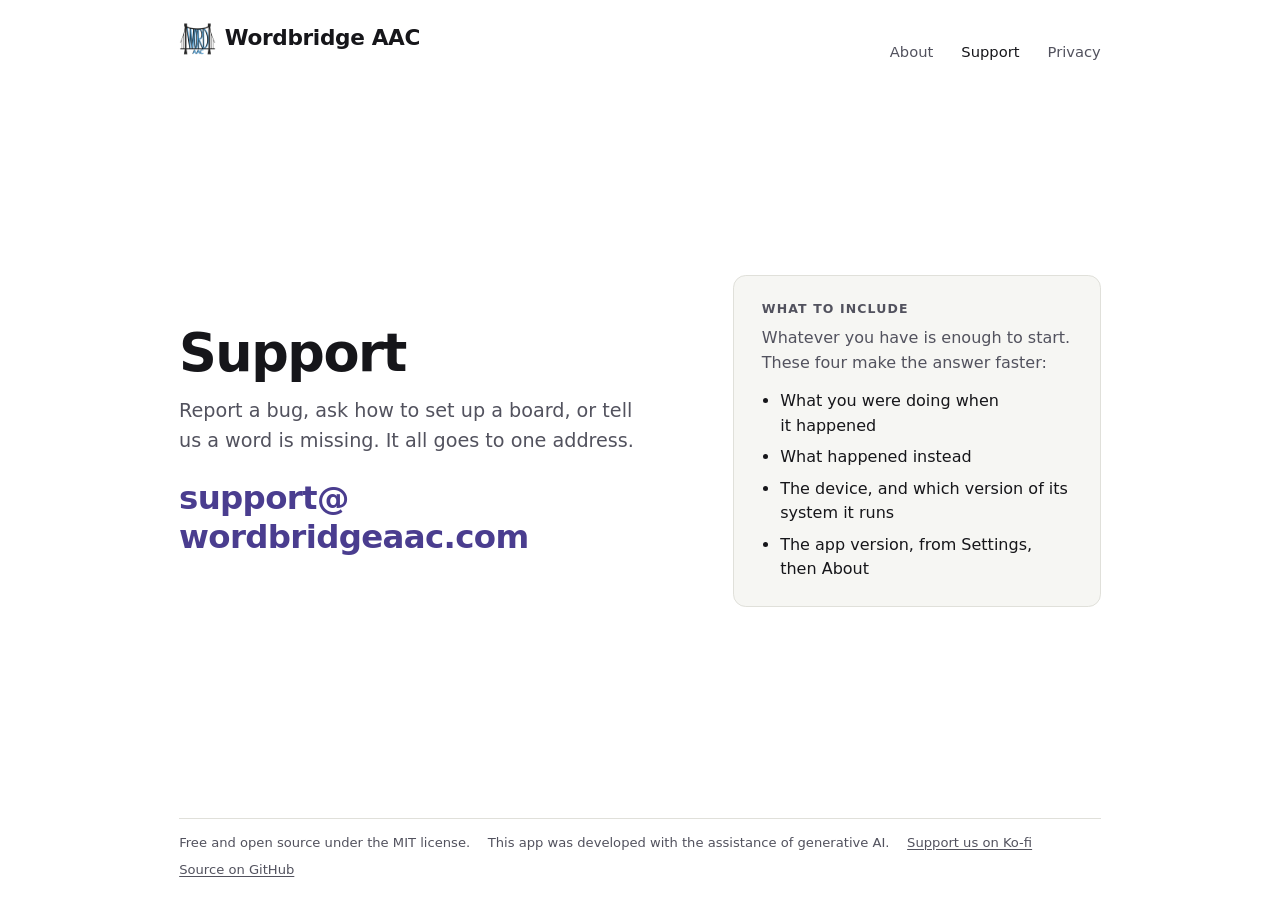
<file: support.html>
<!DOCTYPE html>
<html lang="en">
<head>
<meta charset="utf-8">
<meta name="viewport" content="width=device-width, initial-scale=1">
<title>Support for Wordbridge AAC</title>
<meta name="description" content="Email support@wordbridgeaac.com with anything about Wordbridge AAC.">
<meta name="color-scheme" content="light dark">
<meta name="theme-color" content="#ffffff" media="(prefers-color-scheme: light)">
<meta name="theme-color" content="#101014" media="(prefers-color-scheme: dark)">

<meta property="og:type" content="website">
<meta property="og:title" content="Support for Wordbridge AAC">
<meta property="og:description" content="Email support@wordbridgeaac.com with anything about Wordbridge AAC.">
<meta property="og:url" content="https://wordbridgeaac.com/support">

<link rel="icon" href="/favicon.png" type="image/png" sizes="any">
<link rel="apple-touch-icon" href="/icon-180.png">

<link rel="stylesheet" href="site.css">

<style>
.body {
  flex: 1 1 auto;
  display: flex;
  flex-direction: column;
  justify-content: center;
  gap: clamp(1.75rem, 4.5vh, 3rem);
  min-height: 0;
  padding: clamp(1rem, 3vh, 2rem) 0;
}

/* Wide enough, the address and the note beside it rather than under it. The
   page is four lines and an email; stacked, it leaves most of a desktop window
   empty and reads as a page that failed to load the rest of itself. */
@media (min-width: 56rem) {
  .body {
    display: grid;
    grid-template-columns: minmax(0, 1fr) minmax(0, 23rem);
    align-content: center;
    align-items: center;
    column-gap: clamp(2.5rem, 6vw, 5rem);
  }
}

/* The address is sized against the column it sits in rather than the viewport.
   Past 56rem the column is the narrower half of a grid, so a viewport-derived
   size overshoots it and drops the last letter or two onto a second line. */
.intro { container-type: inline-size; }

/* The address is the whole page, so it is set as the largest thing on it. The
   string is 12.9em wide at this weight and tracking, so it clears its column on
   one line up to 7.7cqi; 6.8 keeps a margin for the system font the platform
   actually picks. Narrower than the 1.25rem floor, the `<wbr>` takes the break
   at the @ rather than leaving the last letter of .com on its own line. */
.address {
  display: inline-block;
  margin-top: clamp(1rem, 2.6vh, 1.6rem);
  font-size: clamp(1.25rem, 6.8cqi, 2.35rem);
  font-weight: 660;
  letter-spacing: -.02em;
  line-height: 1.2;
  color: var(--accent);
  text-decoration: none;
  overflow-wrap: break-word;
}

.address:hover { text-decoration: underline; text-underline-offset: .12em; text-decoration-thickness: .06em; }
.address:focus-visible { outline: 3px solid var(--accent); outline-offset: 4px; border-radius: 6px; }

.detail {
  max-width: 34rem;
  padding: clamp(1.1rem, 2.6vh, 1.6rem) clamp(1.1rem, 3vw, 1.75rem);
  background: var(--bg-alt);
  border: 1px solid var(--rule);
  border-radius: clamp(8px, 1vw, 14px);
}

.detail h2 {
  margin: 0 0 .5rem;
  font-size: .78rem;
  font-weight: 660;
  letter-spacing: .09em;
  text-transform: uppercase;
  color: var(--fg-muted);
}

.detail p { margin: 0 0 .85rem; color: var(--fg-muted); }

.detail ul {
  margin: 0;
  padding-left: 1.15rem;
  display: flex;
  flex-direction: column;
  gap: .4rem;
}

.detail li { text-wrap: pretty; }
</style>
</head>
<body>

<a class="skip" href="#main">Skip to content</a>

<div class="page document">

  <header class="masthead">
    <a class="mark" href="/">
      <img src="/icon-180.png" alt="" width="180" height="180" decoding="async">
      Wordbridge AAC
    </a>
    <nav class="nav" aria-label="Site">
      <a href="/about">About</a>
      <a href="/support" aria-current="page">Support</a>
      <a href="/privacy">Privacy</a>
    </nav>
  </header>

  <main class="body" id="main">

    <div class="intro">
      <h1>Support</h1>
      <p class="lead">Report a bug, ask how to set up a board, or tell us a word is missing. It all goes to one address.</p>
      <a class="address" href="mailto:support@wordbridgeaac.com">support@<wbr>wordbridgeaac.com</a>
    </div>

    <div class="detail">
      <h2>What to include</h2>
      <p>Whatever you have is enough to start. These four make the answer faster:</p>
      <ul>
        <li>What you were doing when it happened</li>
        <li>What happened instead</li>
        <li>The device, and which version of its system it runs</li>
        <li>The app version, from Settings, then About</li>
      </ul>
    </div>

  </main>

  <footer class="colophon">
    <p>Free and open source under the MIT license.</p>
    <p>This app was developed with the assistance of generative AI.</p>
    <p><a href="https://ko-fi.com/wordbridgeaac">Support us on Ko-fi</a></p>
    <p><a href="https://github.com/sheyaln/wordbridge-flutter">Source on GitHub</a></p>
  </footer>

</div>

</body>
</html>
</file>
<file: site.css>
/* The shell every page shares: color, type, the masthead and the colophon.
   Kept in one file because four pages that are meant to look like one site
   drift apart the moment each carries its own copy of the tokens. Page
   specific layout stays inline in the page it belongs to. */

:root {
  --bg: #ffffff;
  --bg-alt: #f6f6f3;
  --fg: #16161a;
  --fg-muted: #52525e;
  --rule: #e0e0da;
  --accent: #4a3d8f;
  --shadow: 0 1px 2px rgba(20, 20, 30, .06), 0 18px 48px rgba(20, 20, 30, .14);
}

@media (prefers-color-scheme: dark) {
  :root {
    --bg: #101014;
    --bg-alt: #191920;
    --fg: #ececee;
    --fg-muted: #a8a8b4;
    --rule: #2c2c35;
    --accent: #b3a6ff;
    --shadow: 0 1px 2px rgba(0, 0, 0, .5), 0 18px 48px rgba(0, 0, 0, .55);
  }
}

*, *::before, *::after { box-sizing: border-box; }

html { -webkit-text-size-adjust: 100%; }

body {
  margin: 0;
  background: var(--bg);
  color: var(--fg);
  font-family: system-ui, -apple-system, "Segoe UI", Roboto, "Helvetica Neue", Arial, sans-serif;
  line-height: 1.55;
  text-rendering: optimizeLegibility;
}

.skip {
  position: absolute;
  left: -9999px;
  top: 0;
  padding: .6rem 1rem;
  background: var(--accent);
  color: #fff;
  z-index: 10;
}
.skip:focus { left: .5rem; top: .5rem; }

.page {
  min-height: 100dvh;
  display: flex;
  flex-direction: column;
  padding: clamp(1rem, 2.2vh, 2rem) clamp(1.25rem, 4vw, 3.5rem);
  gap: clamp(.75rem, 2vh, 1.75rem);
}

.masthead {
  display: flex;
  flex-wrap: wrap;
  align-items: baseline;
  justify-content: space-between;
  gap: .5rem 1.5rem;
  flex: none;
}

.nav {
  display: flex;
  flex-wrap: wrap;
  gap: clamp(1rem, 2.5vw, 1.75rem);
  font-size: .92rem;
}

.nav a {
  color: var(--fg-muted);
  text-decoration: none;
  text-underline-offset: 3px;
}

.nav a:hover { color: var(--fg); text-decoration: underline; }
.nav a[aria-current="page"] { color: var(--fg); }
.nav a:focus-visible {
  outline: 2px solid var(--accent);
  outline-offset: 3px;
  border-radius: 3px;
}

.mark {
  display: inline-flex;
  align-items: center;
  gap: .55rem;
  font-size: clamp(1.05rem, .95rem + .5vw, 1.35rem);
  font-weight: 640;
  letter-spacing: -.015em;
  color: inherit;
  text-decoration: none;
}

a.mark:hover { color: var(--accent); }
a.mark:focus-visible { outline: 2px solid var(--accent); outline-offset: 4px; border-radius: 4px; }
/* The logo is black and blue on transparent, which vanishes on a dark
   ground, so it sits on a white chip in both themes — the same white the
   app icon is composited onto. */
.mark img {
  width: 1.7em;
  height: 1.7em;
  flex: none;
  background: #fff;
  border-radius: 22%;
}

h1 {
  margin: 0 0 clamp(.6rem, 1.6vh, 1rem);
  font-size: clamp(1.9rem, 1.2rem + 2.6vw, 3.4rem);
  line-height: 1.08;
  letter-spacing: -.028em;
  font-weight: 680;
  text-wrap: balance;
}

.lead {
  margin: 0;
  font-size: clamp(1rem, .95rem + .35vw, 1.2rem);
  color: var(--fg-muted);
  max-width: 34rem;
  text-wrap: pretty;
}

/* A page that is read rather than scanned. The masthead, the text and the
   colophon share one measure so nothing floats against an edge on a wide
   screen. */
.page.document {
  width: 100%;
  max-width: 64rem;
  margin-inline: auto;
}

.prose {
  flex: 1 1 auto;
  width: 100%;
  padding: clamp(1.25rem, 4vh, 2.5rem) 0;
}

.prose h1 { max-width: 20ch; }

.prose > .lead { margin-bottom: clamp(1.5rem, 3.5vh, 2.25rem); }

/* Anything standing outside a section keeps the same measure the rail's
   text column has, or an intro runs the full width while the body does not. */
.prose > p { max-width: 38rem; }

/* Each section is its own heading and its own text. Wide enough, the heading
   moves into a rail beside the text and stays there while that section is
   read: the width gets used for orientation instead of being left empty, and
   the text keeps a measure somebody can actually read. */
.prose section {
  display: grid;
  gap: .35rem;
  margin-top: clamp(1.6rem, 4vh, 2.6rem);
  padding-top: clamp(1.6rem, 4vh, 2.6rem);
  border-top: 1px solid var(--rule);
}

@media (min-width: 56rem) {
  .prose section {
    grid-template-columns: minmax(0, 13rem) minmax(0, 38rem);
    column-gap: clamp(2rem, 4vw, 3.5rem);
    align-items: start;
  }

  .prose section h2 {
    position: sticky;
    top: clamp(1rem, 3vh, 2rem);
  }
}

.prose h2 {
  margin: 0;
  font-size: clamp(1.05rem, .95rem + .35vw, 1.25rem);
  font-weight: 660;
  letter-spacing: -.01em;
  line-height: 1.3;
  text-wrap: balance;
  color: var(--fg-muted);
}

.prose h3 {
  margin: clamp(1.2rem, 2.5vh, 1.6rem) 0 .4rem;
  font-size: 1rem;
  font-weight: 640;
  letter-spacing: -.005em;
}

.prose h3:first-child { margin-top: 0; }

.prose p, .prose li { text-wrap: pretty; }
.prose p { margin: 0 0 .95rem; }
.prose section > div > :last-child { margin-bottom: 0; }

.prose ul {
  margin: 0 0 1.1rem;
  padding-left: 1.15rem;
  display: flex;
  flex-direction: column;
  gap: .35rem;
}

.prose strong { font-weight: 640; }

.prose a { color: var(--accent); text-underline-offset: 2px; }
.prose a:focus-visible { outline: 2px solid var(--accent); outline-offset: 2px; border-radius: 3px; }

/* The dated line at the top of a policy, and anything else that is a fact
   about the document rather than part of it. */
.stamp {
  margin: 0 0 clamp(1.5rem, 3.5vh, 2.25rem);
  padding-bottom: .8rem;
  border-bottom: 1px solid var(--rule);
  font-size: .82rem;
  color: var(--fg-muted);
}

.colophon {
  flex: none;
  display: flex;
  flex-wrap: wrap;
  gap: .4rem 1.1rem;
  align-items: baseline;
  padding-top: clamp(.6rem, 1.6vh, 1.1rem);
  border-top: 1px solid var(--rule);
  font-size: .82rem;
  color: var(--fg-muted);
}

.colophon p { margin: 0; }
.colophon a { color: inherit; text-underline-offset: 2px; }
.colophon a:hover { color: var(--fg); }
.colophon a:focus-visible { outline: 2px solid var(--accent); outline-offset: 2px; }

/* Ko-fi injects its floating button inside an iframe, and the iframe element's
   own background is white — a rectangle painted over whatever the button
   happens to sit on, which here is the colophon. The button inside it is
   already the color it was configured with; only its backdrop is wrong.
   `!important` because the widget sets these inline. */
.floatingchat-container-wrap,
.floatingchat-container-wrap-mobi,
.floating-chat-kofi-popup-iframe,
.floating-chat-kofi-popup-iframe-mobi,
#kofi-widget-overlay,
iframe[src*="ko-fi"] {
  background: transparent !important;
  background-color: transparent !important;
  color-scheme: normal;
}
</file>
